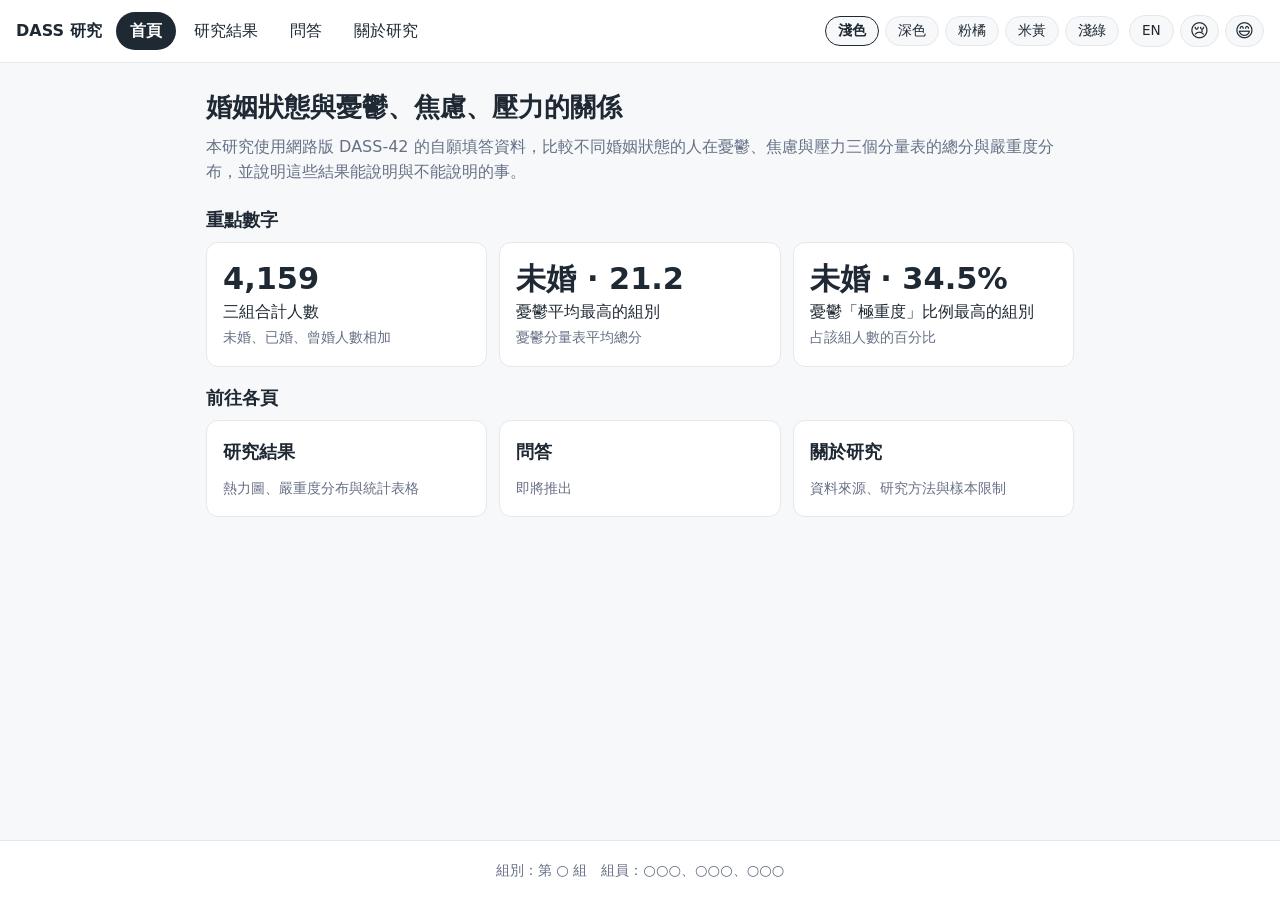
<file: index.html>
<!DOCTYPE html>
<html lang="zh-Hant">
<head>
<meta charset="UTF-8">
<meta name="viewport" content="width=device-width, initial-scale=1">
<title>婚姻狀態與憂鬱、焦慮、壓力的關係</title>
<link rel="stylesheet" href="style.css">
</head>
<body data-page="index">
<header class="site"><nav id="nav"></nav><div class="tools" id="tools"></div></header>
<main>
  <h1 data-i="h"></h1>
  <p class="sub" data-i="intro"></p>

  <h2 data-i="kh"></h2>
  <div class="grid">
    <div class="card stat"><b id="v1">–</b><div data-i="k1"></div><span data-i="k1d"></span></div>
    <div class="card stat"><b id="v2">–</b><div data-i="k2"></div><span data-i="k2d"></span></div>
    <div class="card stat"><b id="v3">–</b><div data-i="k3"></div><span data-i="k3d"></span></div>
  </div>

  <h2 data-i="eh"></h2>
  <div class="grid">
    <a class="card" href="results.html"><h2 data-i="e1"></h2><span class="note" data-i="e1d"></span></a>
    <a class="card" href="ask.html"><h2 data-i="e2"></h2><span class="note" data-i="e2d"></span></a>
    <a class="card" href="about.html"><h2 data-i="e3"></h2><span class="note" data-i="e3d"></span></a>
  </div>
</main>
<footer class="site" id="foot"></footer>
<div id="tip"></div>
<script>
window.PAGE_TEXT={
zh:{doc:"婚姻狀態與憂鬱、焦慮、壓力的關係",h:"婚姻狀態與憂鬱、焦慮、壓力的關係",
intro:"本研究使用網路版 DASS-42 的自願填答資料，比較不同婚姻狀態的人在憂鬱、焦慮與壓力三個分量表的總分與嚴重度分布，並說明這些結果能說明與不能說明的事。",
kh:"重點數字",k1:"三組合計人數",k1d:"未婚、已婚、曾婚人數相加",k2:"憂鬱平均最高的組別",k2d:"憂鬱分量表平均總分",k3:"憂鬱「極重度」比例最高的組別",k3d:"占該組人數的百分比",
eh:"前往各頁",e1:"研究結果",e1d:"熱力圖、嚴重度分布與統計表格",e2:"問答",e2d:"即將推出",e3:"關於研究",e3d:"資料來源、研究方法與樣本限制"},
en:{doc:"Marital Status and Depression, Anxiety, and Stress",h:"Marital Status and Depression, Anxiety, and Stress",
intro:"This study uses self-selected online DASS-42 responses to compare total scores and severity distributions on the Depression, Anxiety and Stress subscales across marital statuses, and explains what the results can and cannot tell us.",
kh:"Key numbers",k1:"Total across the three groups",k1d:"Never married + married + previously married",k2:"Group with the highest depression mean",k2d:"Mean Depression subscale total",k3:"Group with the highest share of “extremely severe” depression",k3d:"Percentage of that group",
eh:"Explore",e1:"Results",e1d:"Heatmap, severity distribution and statistics table",e2:"Q&A",e2d:"Coming soon",e3:"About the study",e3d:"Data source, methods and sample limitations"}};
</script>
<script src="site.js"></script>
<script>
function fill(){
  const G=DASS.G,P=DASS.P,set=(id,v)=>document.getElementById(id).textContent=v;
  let a=0,b=0;
  G.forEach((g,i)=>{if(g.dep[0]>G[a].dep[0])a=i;if(P.dep[i][4]>P.dep[b][4])b=i});
  set("v1",G.reduce((s,g)=>s+g.N,0).toLocaleString());
  set("v2",gname(G[a].n)+" · "+G[a].dep[0].toFixed(1));
  set("v3",gname(G[b].n)+" · "+(P.dep[b][4]*100).toFixed(1)+"%");
}
window.onLang=fill;window.onData=fill;
fill();
DASS.load().then(fill);
</script>
</body>
</html>
</file>
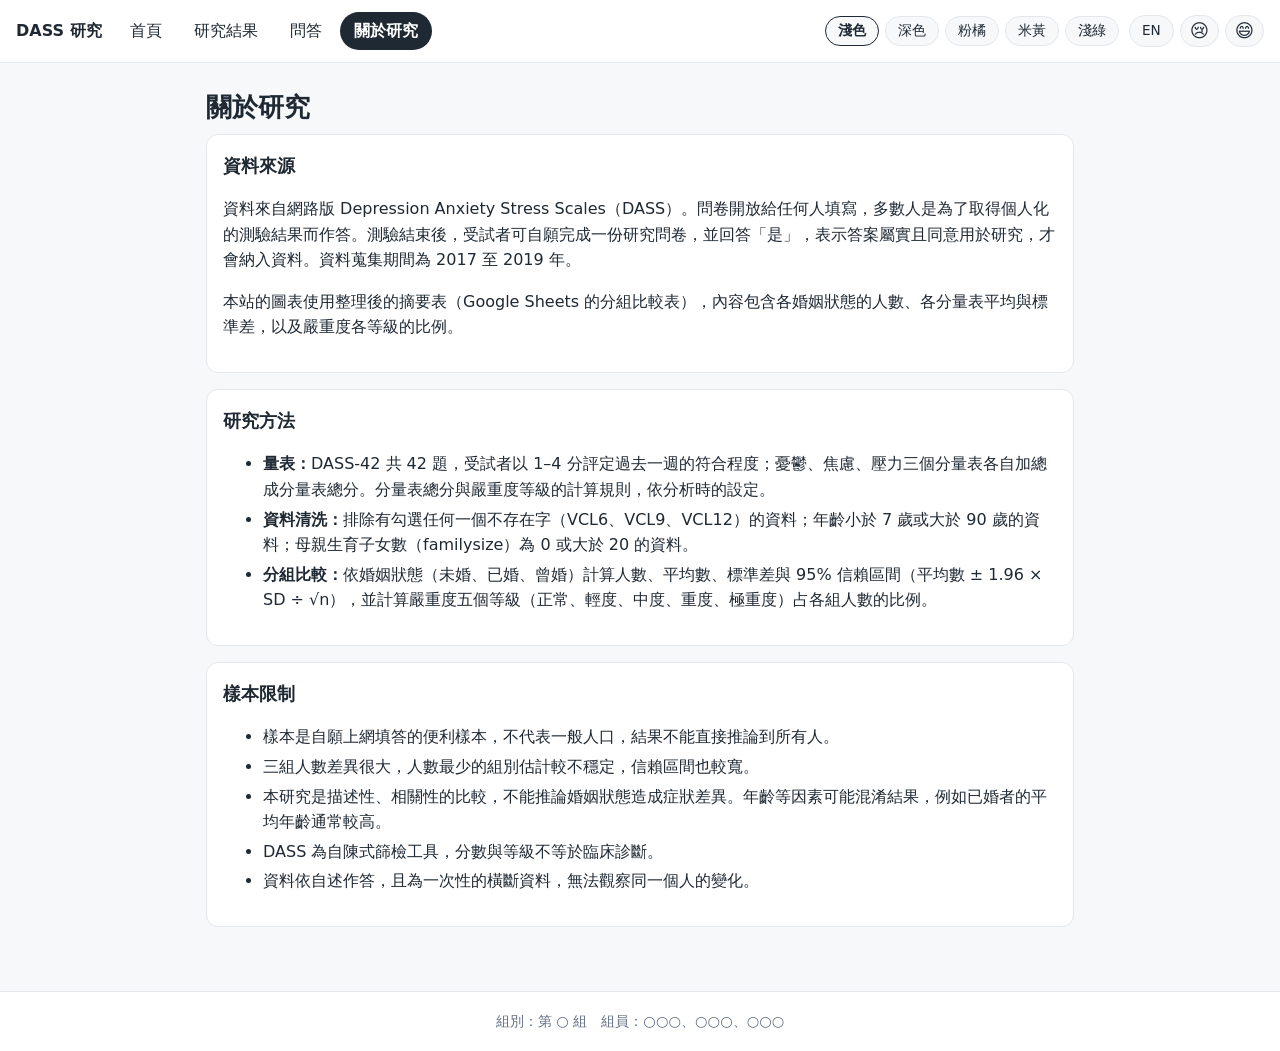
<file: about.html>
<!DOCTYPE html>
<html lang="zh-Hant">
<head>
<meta charset="UTF-8">
<meta name="viewport" content="width=device-width, initial-scale=1">
<title>關於研究</title>
<link rel="stylesheet" href="style.css">
</head>
<body data-page="about">
<header class="site"><nav id="nav"></nav><div class="tools" id="tools"></div></header>
<main>
  <h1 data-i="h"></h1>
  <div class="card"><h2 data-i="s1"></h2><div data-h="s1b"></div></div>
  <div class="card"><h2 data-i="s2"></h2><div data-h="s2b"></div></div>
  <div class="card"><h2 data-i="s3"></h2><div data-h="s3b"></div></div>
</main>
<footer class="site" id="foot"></footer>
<div id="tip"></div>
<script>
window.PAGE_TEXT={
zh:{doc:"關於研究｜婚姻狀態與憂鬱、焦慮、壓力",h:"關於研究",
s1:"資料來源",
s1b:"<p>資料來自網路版 Depression Anxiety Stress Scales（DASS）。問卷開放給任何人填寫，多數人是為了取得個人化的測驗結果而作答。測驗結束後，受試者可自願完成一份研究問卷，並回答「是」，表示答案屬實且同意用於研究，才會納入資料。資料蒐集期間為 2017 至 2019 年。</p><p>本站的圖表使用整理後的摘要表（Google Sheets 的分組比較表），內容包含各婚姻狀態的人數、各分量表平均與標準差，以及嚴重度各等級的比例。</p>",
s2:"研究方法",
s2b:"<ul><li><b>量表：</b>DASS-42 共 42 題，受試者以 1–4 分評定過去一週的符合程度；憂鬱、焦慮、壓力三個分量表各自加總成分量表總分。分量表總分與嚴重度等級的計算規則，依分析時的設定。</li><li><b>資料清洗：</b>排除有勾選任何一個不存在字（VCL6、VCL9、VCL12）的資料；年齡小於 7 歲或大於 90 歲的資料；母親生育子女數（familysize）為 0 或大於 20 的資料。</li><li><b>分組比較：</b>依婚姻狀態（未婚、已婚、曾婚）計算人數、平均數、標準差與 95% 信賴區間（平均數 ± 1.96 × SD ÷ √n），並計算嚴重度五個等級（正常、輕度、中度、重度、極重度）占各組人數的比例。</li></ul>",
s3:"樣本限制",
s3b:"<ul><li>樣本是自願上網填答的便利樣本，不代表一般人口，結果不能直接推論到所有人。</li><li>三組人數差異很大，人數最少的組別估計較不穩定，信賴區間也較寬。</li><li>本研究是描述性、相關性的比較，不能推論婚姻狀態造成症狀差異。年齡等因素可能混淆結果，例如已婚者的平均年齡通常較高。</li><li>DASS 為自陳式篩檢工具，分數與等級不等於臨床診斷。</li><li>資料依自述作答，且為一次性的橫斷資料，無法觀察同一個人的變化。</li></ul>"},
en:{doc:"About | Marital Status and Depression, Anxiety, and Stress",h:"About the study",
s1:"Data source",
s1b:"<p>The data come from an online version of the Depression Anxiety Stress Scales (DASS). The survey was open to anyone, and most people took it to get personalized results. At the end, respondents could voluntarily complete a research survey and answer “yes” to confirm their answers were accurate and could be used for research; only those responses are included. Data were collected between 2017 and 2019.</p><p>The charts on this site use a summary table (the group-comparison table in Google Sheets) containing each marital status’s sample size, subscale means and standard deviations, and the proportion in each severity level.</p>",
s2:"Methods",
s2b:"<ul><li><b>Scale:</b> the DASS-42 has 42 items, each rated 1–4 for how much it applied over the past week; the Depression, Anxiety and Stress subscale totals are the sums of their items. Scoring rules and severity levels follow the settings used in the analysis.</li><li><b>Data cleaning:</b> excluded responses that checked any of the non-existent words (VCL6, VCL9, VCL12); ages below 7 or above 90; and mother’s number of children (familysize) equal to 0 or greater than 20.</li><li><b>Group comparison:</b> for each marital status (never married, married, previously married) we computed the sample size, mean, standard deviation and 95% confidence interval (mean ± 1.96 × SD ÷ √n), plus the proportion in each of five severity levels (normal, mild, moderate, severe, extremely severe).</li></ul>",
s3:"Sample limitations",
s3b:"<ul><li>The sample is a self-selected online convenience sample and does not represent the general population, so results cannot be generalized to everyone.</li><li>Group sizes differ greatly; estimates for the smallest group are less stable and its confidence intervals are wider.</li><li>This is a descriptive, correlational comparison and cannot show that marital status causes differences in symptoms. Factors such as age may confound results (married people are typically older).</li><li>The DASS is a self-report screening tool; scores and levels are not clinical diagnoses.</li><li>Responses are self-reported and cross-sectional, so changes within the same person cannot be observed.</li></ul>"}};
</script>
<script src="site.js"></script>
</body>
</html>
</file>
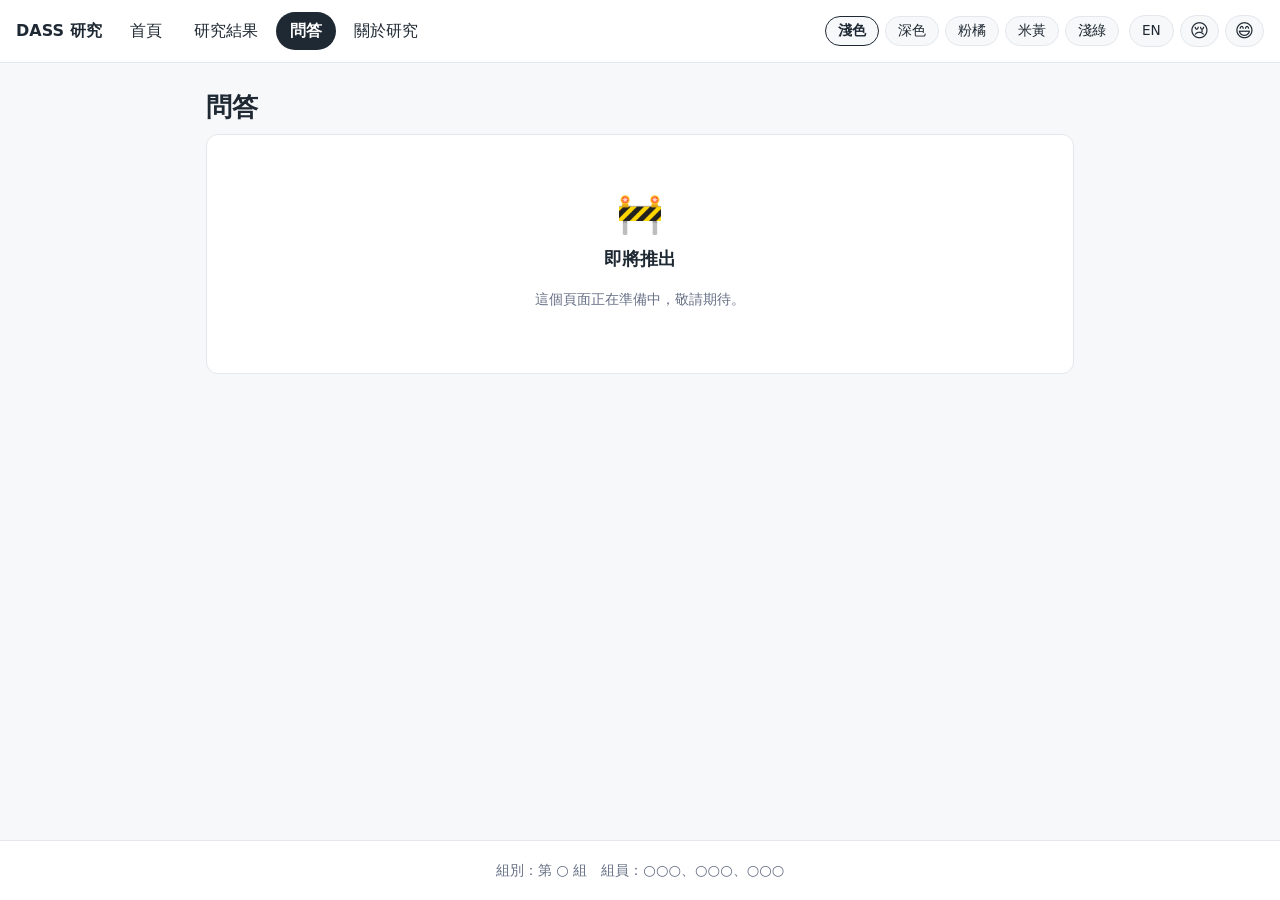
<file: ask.html>
<!DOCTYPE html>
<html lang="zh-Hant">
<head>
<meta charset="UTF-8">
<meta name="viewport" content="width=device-width, initial-scale=1">
<title>問答</title>
<link rel="stylesheet" href="style.css">
</head>
<body data-page="ask">
<header class="site"><nav id="nav"></nav><div class="tools" id="tools"></div></header>
<main>
  <h1 data-i="h"></h1>
  <div class="card soon">
    <div class="big">🚧</div>
    <h2 data-i="soon"></h2>
    <p class="note" data-i="desc"></p>
  </div>
</main>
<footer class="site" id="foot"></footer>
<div id="tip"></div>
<script>
window.PAGE_TEXT={
zh:{doc:"問答｜婚姻狀態與憂鬱、焦慮、壓力",h:"問答",soon:"即將推出",desc:"這個頁面正在準備中，敬請期待。"},
en:{doc:"Q&A | Marital Status and Depression, Anxiety, and Stress",h:"Q&A",soon:"Coming soon",desc:"This page is under construction. Please check back later."}};
</script>
<script src="site.js"></script>
</body>
</html>
</file>
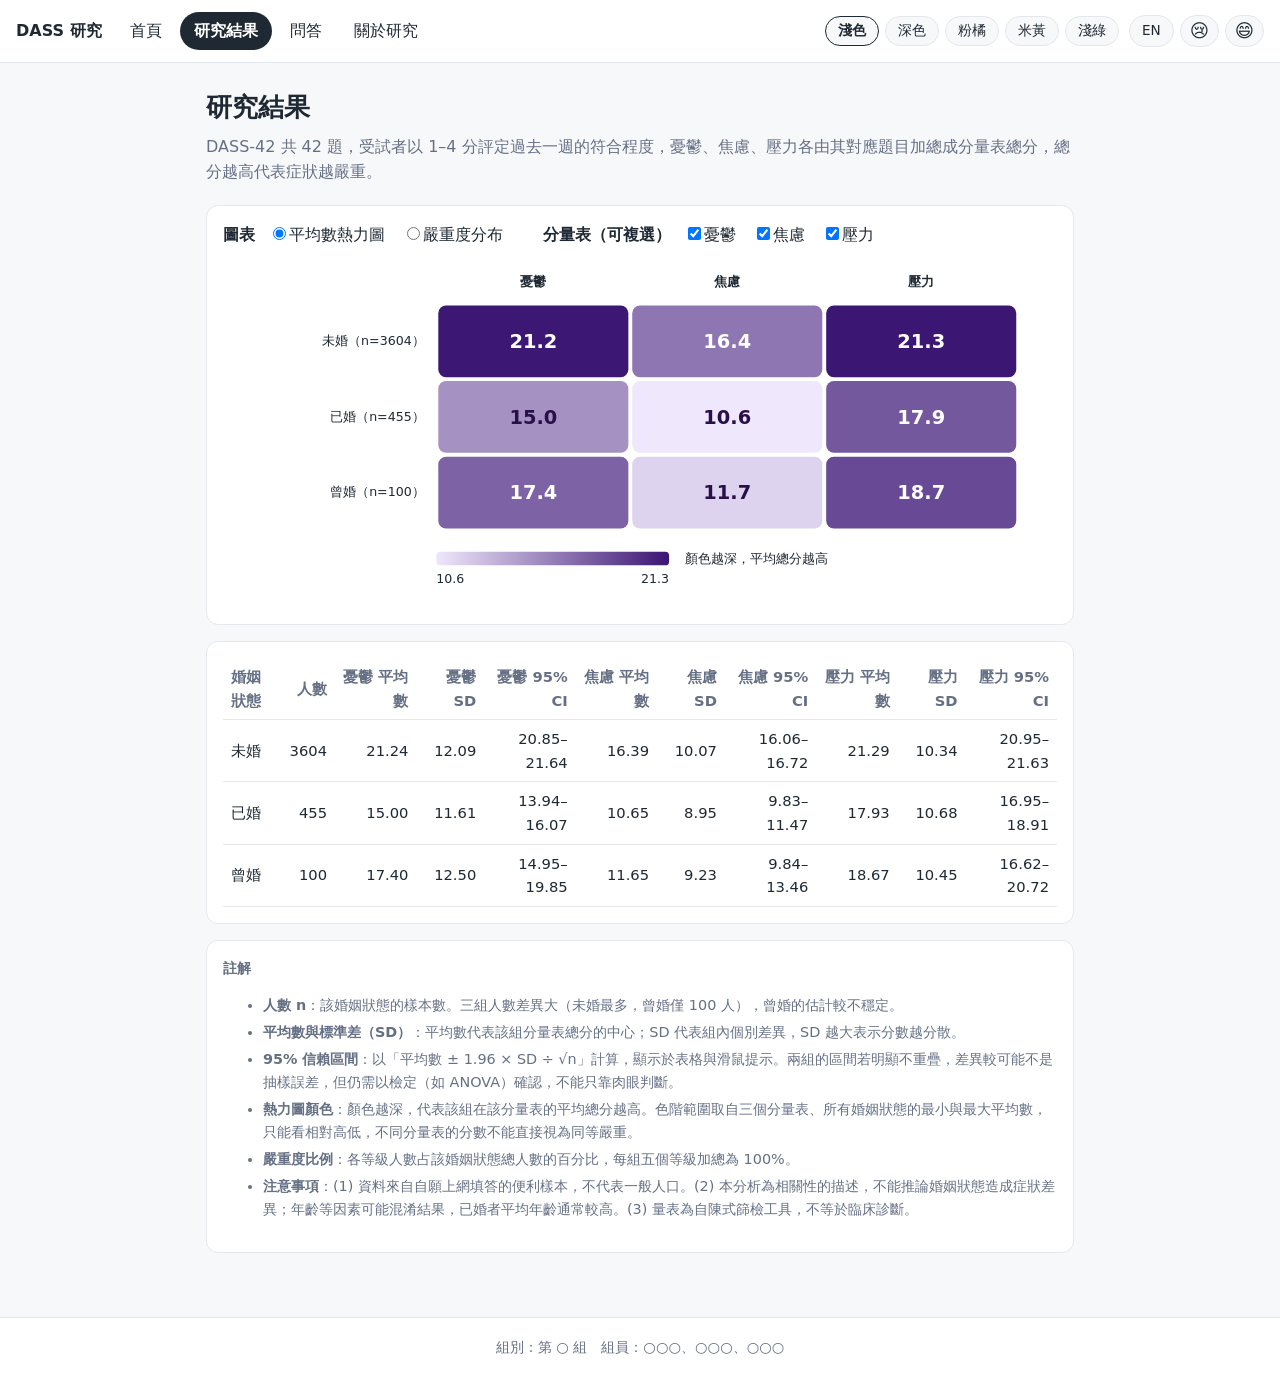
<file: results.html>
<!DOCTYPE html>
<html lang="zh-Hant">
<head>
<meta charset="UTF-8">
<meta name="viewport" content="width=device-width, initial-scale=1">
<title>研究結果</title>
<link rel="stylesheet" href="style.css">
</head>
<body data-page="results">
<header class="site"><nav id="nav"></nav><div class="tools" id="tools"></div></header>
<main>
<h1 data-i="h"></h1>
<p class="sub" data-i="sub"></p>
<p class="note hid" id="srcrow"><span id="src"></span> <button id="reload">Reload</button></p>
<details class="note hid" id="paste"><summary>Paste data</summary>
<p>A1:P23</p>
<textarea id="ta" rows="5" style="width:100%;background:var(--card);color:var(--tx);border:1px solid var(--bd);border-radius:8px"></textarea>
<button id="apply">Apply</button></details>

<div class="card">
  <div class="ctrl">
    <div><b data-i="ch"></b>
      <label><input type="radio" name="chart" value="1" checked><span data-i="c1"></span></label>
      <label><input type="radio" name="chart" value="2"><span data-i="c2"></span></label>
    </div>
    <div id="c1sel"><b data-i="s1"></b>
      <label><input type="checkbox" class="cb" value="dep" checked><span data-n="dep"></span></label>
      <label><input type="checkbox" class="cb" value="anx" checked><span data-n="anx"></span></label>
      <label><input type="checkbox" class="cb" value="str" checked><span data-n="str"></span></label>
    </div>
    <div id="c2sel" style="display:none"><b data-i="s2"></b>
      <label><input type="radio" name="sub" value="dep" checked><span data-n="dep"></span></label>
      <label><input type="radio" name="sub" value="anx"><span data-n="anx"></span></label>
      <label><input type="radio" name="sub" value="str"><span data-n="str"></span></label>
    </div>
  </div>
  <div id="legend" class="note"></div>
  <svg id="svg" viewBox="0 0 860 400" role="img"></svg>
</div>
<div class="card"><div id="tbl"></div></div>
<div class="card note"><b data-i="nh"></b>
  <ul><li data-h="n1"></li><li data-h="n2"></li><li data-h="n3"></li><li data-h="n4"></li><li data-h="n5"></li><li data-h="n6"></li></ul>
</div>
</main>
<footer class="site" id="foot"></footer>
<div id="tip"></div>
<script>
window.PAGE_TEXT={
zh:{doc:"研究結果｜婚姻狀態與憂鬱、焦慮、壓力",h:"研究結果",
sub:"DASS-42 共 42 題，受試者以 1–4 分評定過去一週的符合程度，憂鬱、焦慮、壓力各由其對應題目加總成分量表總分，總分越高代表症狀越嚴重。",
ch:"圖表",c1:"平均數熱力圖",c2:"嚴重度分布",s1:"分量表（可複選）",s2:"分量表（單選）",
hm:"顏色越深，平均總分越高",mean:"平均數",sd:"標準差",hs:"婚姻狀態",hn:"人數",cur:"目前",nh:"註解",
n1:"<b>人數 n</b>：該婚姻狀態的樣本數。三組人數差異大（未婚最多，曾婚僅 100 人），曾婚的估計較不穩定。",
n2:"<b>平均數與標準差（SD）</b>：平均數代表該組分量表總分的中心；SD 代表組內個別差異，SD 越大表示分數越分散。",
n3:"<b>95% 信賴區間</b>：以「平均數 ± 1.96 × SD ÷ √n」計算，顯示於表格與滑鼠提示。兩組的區間若明顯不重疊，差異較可能不是抽樣誤差，但仍需以檢定（如 ANOVA）確認，不能只靠肉眼判斷。",
n4:"<b>熱力圖顏色</b>：顏色越深，代表該組在該分量表的平均總分越高。色階範圍取自三個分量表、所有婚姻狀態的最小與最大平均數，只能看相對高低，不同分量表的分數不能直接視為同等嚴重。",
n5:"<b>嚴重度比例</b>：各等級人數占該婚姻狀態總人數的百分比，每組五個等級加總為 100%。",
n6:"<b>注意事項</b>：(1) 資料來自自願上網填答的便利樣本，不代表一般人口。(2) 本分析為相關性的描述，不能推論婚姻狀態造成症狀差異；年齡等因素可能混淆結果，已婚者平均年齡通常較高。(3) 量表為自陳式篩檢工具，不等於臨床診斷。"},
en:{doc:"Results | Marital Status and Depression, Anxiety, and Stress",h:"Results",
sub:"The DASS-42 has 42 items, each rated 1–4 for how much it applied over the past week; the Depression, Anxiety and Stress subscale totals are the sums of their items, and higher totals mean greater severity.",
ch:"Chart",c1:"Mean heatmap",c2:"Severity distribution",s1:"Subscales (multi-select)",s2:"Subscale (single)",
hm:"Darker = higher mean total score",mean:"Mean",sd:"SD",hs:"Marital status",hn:"n",cur:"Showing",nh:"Notes",
n1:"<b>n</b>: the sample size of each marital status. Group sizes differ greatly (most are never married; only 100 are previously married), so estimates for the smallest group are less stable.",
n2:"<b>Mean and standard deviation (SD)</b>: the mean is the center of a group's subscale total; the SD shows how spread out individual scores are within the group.",
n3:"<b>95% confidence interval</b>: computed as mean ± 1.96 × SD ÷ √n and shown in the table and tooltip. Clearly non-overlapping intervals suggest the difference is less likely due to sampling error, but a test (e.g., ANOVA) is still needed; do not rely on eyeballing.",
n4:"<b>Heatmap color</b>: darker cells mean a higher mean total score for that group on that subscale. The color scale spans the lowest to highest group mean across all three subscales, so it shows relative differences only; scores on different subscales are not directly equivalent in severity.",
n5:"<b>Severity proportions</b>: the percentage of each marital status falling into each level; the five levels sum to 100% per group.",
n6:"<b>Cautions</b>: (1) The data come from a self-selected online convenience sample and do not represent the general population. (2) This is a descriptive, correlational comparison and cannot show that marital status causes differences; confounders such as age may matter (married people are typically older). (3) The scale is a self-report screening tool, not a clinical diagnosis."}};
</script>
<script src="site.js"></script>
<script>
const LC=["#8fc9a0","#f2d56b","#f0a860","#e0675a","#9b2d3a"];
const svg=document.getElementById("svg"),tip=document.getElementById("tip"),NS="http://www.w3.org/2000/svg";
const lab=g=>getLang()=="en"?`${gname(g.n)} (n=${g.N})`:`${g.n}（n=${g.N}）`;
const f=(x,d=2)=>x.toFixed(d),ci=(m,s,n)=>1.96*s/Math.sqrt(n);
function el(tag,a,txt){const e=document.createElementNS(NS,tag);for(const k in a)e.setAttribute(k,a[k]);if(txt!=null)e.textContent=txt;svg.appendChild(e);return e}
function hover(e,html){
  e.addEventListener("mousemove",ev=>{tip.innerHTML=html;tip.style.display="block";tip.style.left=ev.clientX+14+"px";tip.style.top=ev.clientY+14+"px"});
  e.addEventListener("mouseleave",()=>tip.style.display="none");
}
const sel1=()=>[...document.querySelectorAll(".cb:checked")].map(c=>c.value);
const sel2=()=>document.querySelector("input[name=sub]:checked").value;
const mode=()=>document.querySelector("input[name=chart]:checked").value;

function chart1(){
  const G=DASS.G,S=sel1(),W=860,L0=220,T=50,cw=Math.min(200,(W-L0-30)/S.length),chh=78;
  const vals=G.flatMap(g=>["dep","anx","str"].map(k=>g[k][0])),lo=Math.min(...vals),hi=Math.max(...vals);
  const H=T+G.length*chh+80,A=[239,231,251],B=[59,22,115];
  const u=v=>(v-lo)/(hi-lo||1),rgb=v=>A.map((a,i)=>Math.round(a+(B[i]-a)*u(v)));
  svg.setAttribute("viewBox",`0 0 ${W} ${H}`);
  S.forEach((k,j)=>el("text",{x:L0+cw*(j+.5),y:T-18,"text-anchor":"middle",style:"font-weight:600"},nm(k)));
  G.forEach((g,i)=>{
    el("text",{x:L0-12,y:T+chh*i+chh/2+4,"text-anchor":"end"},lab(g));
    S.forEach((k,j)=>{
      const [m,s]=g[k],c=ci(m,s,g.N);
      const r=el("rect",{x:L0+cw*j+2,y:T+chh*i+2,width:cw-4,height:chh-4,rx:8,fill:`rgb(${rgb(m)})`});
      el("text",{x:L0+cw*(j+.5),y:T+chh*i+chh/2+7,"text-anchor":"middle",style:`font-size:20px;font-weight:600;pointer-events:none;fill:${u(m)>.5?"#fff":"#2a1048"}`},f(m,1));
      hover(r,`<b>${nm(k)}</b>｜${gname(g.n)}<br>${tr("mean")}: ${f(m)}<br>${tr("sd")}: ${f(s)}<br>95% CI: ${f(m-c)}–${f(m+c)}`);
    });
  });
  const ly=T+G.length*chh+22;
  svg.insertAdjacentHTML("beforeend",`<defs><linearGradient id="pg"><stop offset="0" stop-color="rgb(${A})"/><stop offset="1" stop-color="rgb(${B})"/></linearGradient></defs>`);
  el("rect",{x:L0,y:ly,width:240,height:14,rx:4,fill:"url(#pg)"});
  el("text",{x:L0,y:ly+32},f(lo,1));
  el("text",{x:L0+240,y:ly+32,"text-anchor":"end"},f(hi,1));
  el("text",{x:L0+256,y:ly+12},tr("hm"));
  document.getElementById("legend").innerHTML="";
  let h=`<table><tr><th>${tr("hs")}</th><th>${tr("hn")}</th>${S.map(k=>`<th>${nm(k)} ${tr("mean")}</th><th>${nm(k)} SD</th><th>${nm(k)} 95% CI</th>`).join("")}</tr>`;
  G.forEach(g=>{h+=`<tr><td>${gname(g.n)}</td><td>${g.N}</td>${S.map(k=>{const c=ci(...g[k],g.N);return `<td>${f(g[k][0])}</td><td>${f(g[k][1])}</td><td>${f(g[k][0]-c)}–${f(g[k][0]+c)}</td>`}).join("")}</tr>`});
  document.getElementById("tbl").innerHTML=h+"</table>";
}

function chart2(){
  const G=DASS.G,P=DASS.P,k=sel2(),W=860,H=300,L0=210,R=30,T=20,B=50,pw=W-L0-R,bh=60,gap=(H-T-B-bh*3)/2,x=v=>L0+v*pw,lv=LVL();
  svg.setAttribute("viewBox",`0 0 ${W} ${H}`);
  for(let v=0;v<=1.001;v+=.2){el("line",{x1:x(v),x2:x(v),y1:T,y2:H-B,class:"ax"});el("text",{x:x(v),y:H-B+20,"text-anchor":"middle"},Math.round(v*100)+"%")}
  G.forEach((g,i)=>{
    const yy=T+i*(bh+gap);let acc=0;
    el("text",{x:L0-10,y:yy+bh/2+4,"text-anchor":"end"},lab(g));
    P[k][i].forEach((p,j)=>{
      const r=el("rect",{x:x(acc),y:yy,width:p*pw,height:bh,fill:LC[j]});
      hover(r,`<b>${gname(g.n)}｜${nm(k)}</b><br>${lv[j]}: ${f(p*100,1)}%`);
      if(p>.06)el("text",{x:x(acc)+p*pw/2,y:yy+bh/2+4,"text-anchor":"middle",style:"fill:#111;pointer-events:none"},f(p*100,1)+"%");
      acc+=p;
    });
  });
  document.getElementById("legend").innerHTML=lv.map((l,j)=>`<span class="sw" style="background:${LC[j]}"></span>${l}　`).join("")+`｜${tr("cur")}: ${nm(k)}`;
  let h=`<table><tr><th>${tr("hs")}</th><th>${tr("hn")}</th>${lv.map(l=>`<th>${l}</th>`).join("")}</tr>`;
  G.forEach((g,i)=>{h+=`<tr><td>${gname(g.n)}</td><td>${g.N}</td>${P[k][i].map(p=>`<td>${f(p*100,1)}%</td>`).join("")}</tr>`});
  document.getElementById("tbl").innerHTML=h+"</table>";
}

function render(){
  svg.innerHTML="";
  const m=mode();
  document.getElementById("c1sel").style.display=m=="1"?"":"none";
  document.getElementById("c2sel").style.display=m=="2"?"":"none";
  m=="1"?chart1():chart2();
}
document.querySelectorAll(".cb").forEach(c=>c.addEventListener("change",()=>{if(!sel1().length)c.checked=true;render()}));
document.querySelectorAll("input[type=radio]").forEach(r=>r.addEventListener("change",render));
window.onLang=render;window.onData=render;
render();
DASS.load().then(render);
</script>
</body>
</html>
</file>
<file: style.css>
@charset "UTF-8";
:root{--bg:#f7f8fa;--card:#fff;--tx:#1f2933;--mut:#667085;--bd:#e4e7ec;box-sizing:border-box}
[data-theme=dark]{--bg:#14171c;--card:#1d2128;--tx:#e8eaed;--mut:#9aa3af;--bd:#2d333b}
[data-theme=peach]{--bg:#ffeee4;--card:#fff8f3;--tx:#4a2c2a;--mut:#9a6b60;--bd:#f6d0bd}
[data-theme=cream]{--bg:#faf2d6;--card:#fffbe8;--tx:#3d3520;--mut:#8a7c52;--bd:#eadfae}
[data-theme=green]{--bg:#e6f6e1;--card:#f5fcf2;--tx:#1f3a2a;--mut:#5c8a69;--bd:#c9e8c1}
*{box-sizing:border-box}
body{margin:0;background:var(--bg);color:var(--tx);font-family:"Noto Sans TC","Microsoft JhengHei",system-ui,sans-serif;line-height:1.6;min-height:100vh;display:flex;flex-direction:column}
main{width:100%;max-width:900px;margin:0 auto;padding:24px 16px 48px;flex:1}
h1{font-size:1.6rem;margin:0 0 6px}
h2{font-size:1.15rem;margin:0 0 8px}
.sub{color:var(--mut);margin:0 0 20px}
.card{background:var(--card);border:1px solid var(--bd);border-radius:12px;padding:16px;margin-bottom:16px}
a.card{display:block;color:var(--tx);text-decoration:none}
a.card:hover{border-color:var(--tx)}
.grid{display:grid;grid-template-columns:repeat(auto-fit,minmax(210px,1fr));gap:12px;margin-bottom:16px}
.grid .card{margin:0}
.stat b{display:block;font-size:1.9rem;line-height:1.3}
.stat span{color:var(--mut);font-size:.9rem}
.soon{text-align:center;padding:48px 16px}
.soon .big{font-size:2.4rem}
header.site{display:flex;flex-wrap:wrap;justify-content:space-between;align-items:center;gap:10px;padding:12px 16px;background:var(--card);border-bottom:1px solid var(--bd)}
nav{display:flex;flex-wrap:wrap;gap:4px;align-items:center}
nav strong{margin-right:10px}
nav a{padding:6px 14px;border-radius:999px;color:var(--tx);text-decoration:none}
nav a:hover{background:var(--bg)}
nav a[aria-current=page]{background:var(--tx);color:var(--card);font-weight:600}
.tools{display:flex;flex-wrap:wrap;gap:10px;align-items:center}
.themes,.emo{display:flex;gap:6px;flex-wrap:wrap}
.tools button{border:1px solid var(--bd);background:var(--bg);color:var(--tx);border-radius:999px;padding:3px 12px;cursor:pointer;font:inherit;font-size:.85rem}
.themes button.on{border-color:var(--tx);font-weight:600}
.emo button.e{font-size:1.15rem;line-height:1.3;padding:3px 9px}
footer.site{text-align:center;color:var(--mut);padding:18px 16px;background:var(--card);border-top:1px solid var(--bd);font-size:.9rem}
.ctrl{display:flex;flex-wrap:wrap;gap:8px 28px;margin-bottom:8px}
.ctrl b{margin-right:8px}
label{margin-right:12px;cursor:pointer;white-space:nowrap}
svg{width:100%;height:auto;display:block}
svg text{fill:var(--tx);font-size:13px}
.ax{stroke:var(--bd)}
#tip{position:fixed;pointer-events:none;background:#101828;color:#fff;padding:6px 10px;border-radius:6px;font-size:13px;display:none;z-index:9;line-height:1.5}
table{width:100%;border-collapse:collapse;font-size:.92rem}
th,td{padding:7px 8px;border-bottom:1px solid var(--bd);text-align:right}
th:first-child,td:first-child{text-align:left}
th{color:var(--mut);font-weight:600}
.note{color:var(--mut);font-size:.9rem}
.note li,.card li{margin-bottom:4px}
.sw{display:inline-block;width:10px;height:10px;border-radius:2px;margin-right:4px}
.hid{display:none}
.fall{position:fixed;top:-50px;pointer-events:none;z-index:30;animation:fall 1.3s linear both}
@keyframes fall{from{transform:translateY(0) rotate(0)}to{transform:translateY(calc(100vh + 80px)) rotate(360deg)}}
</file>
